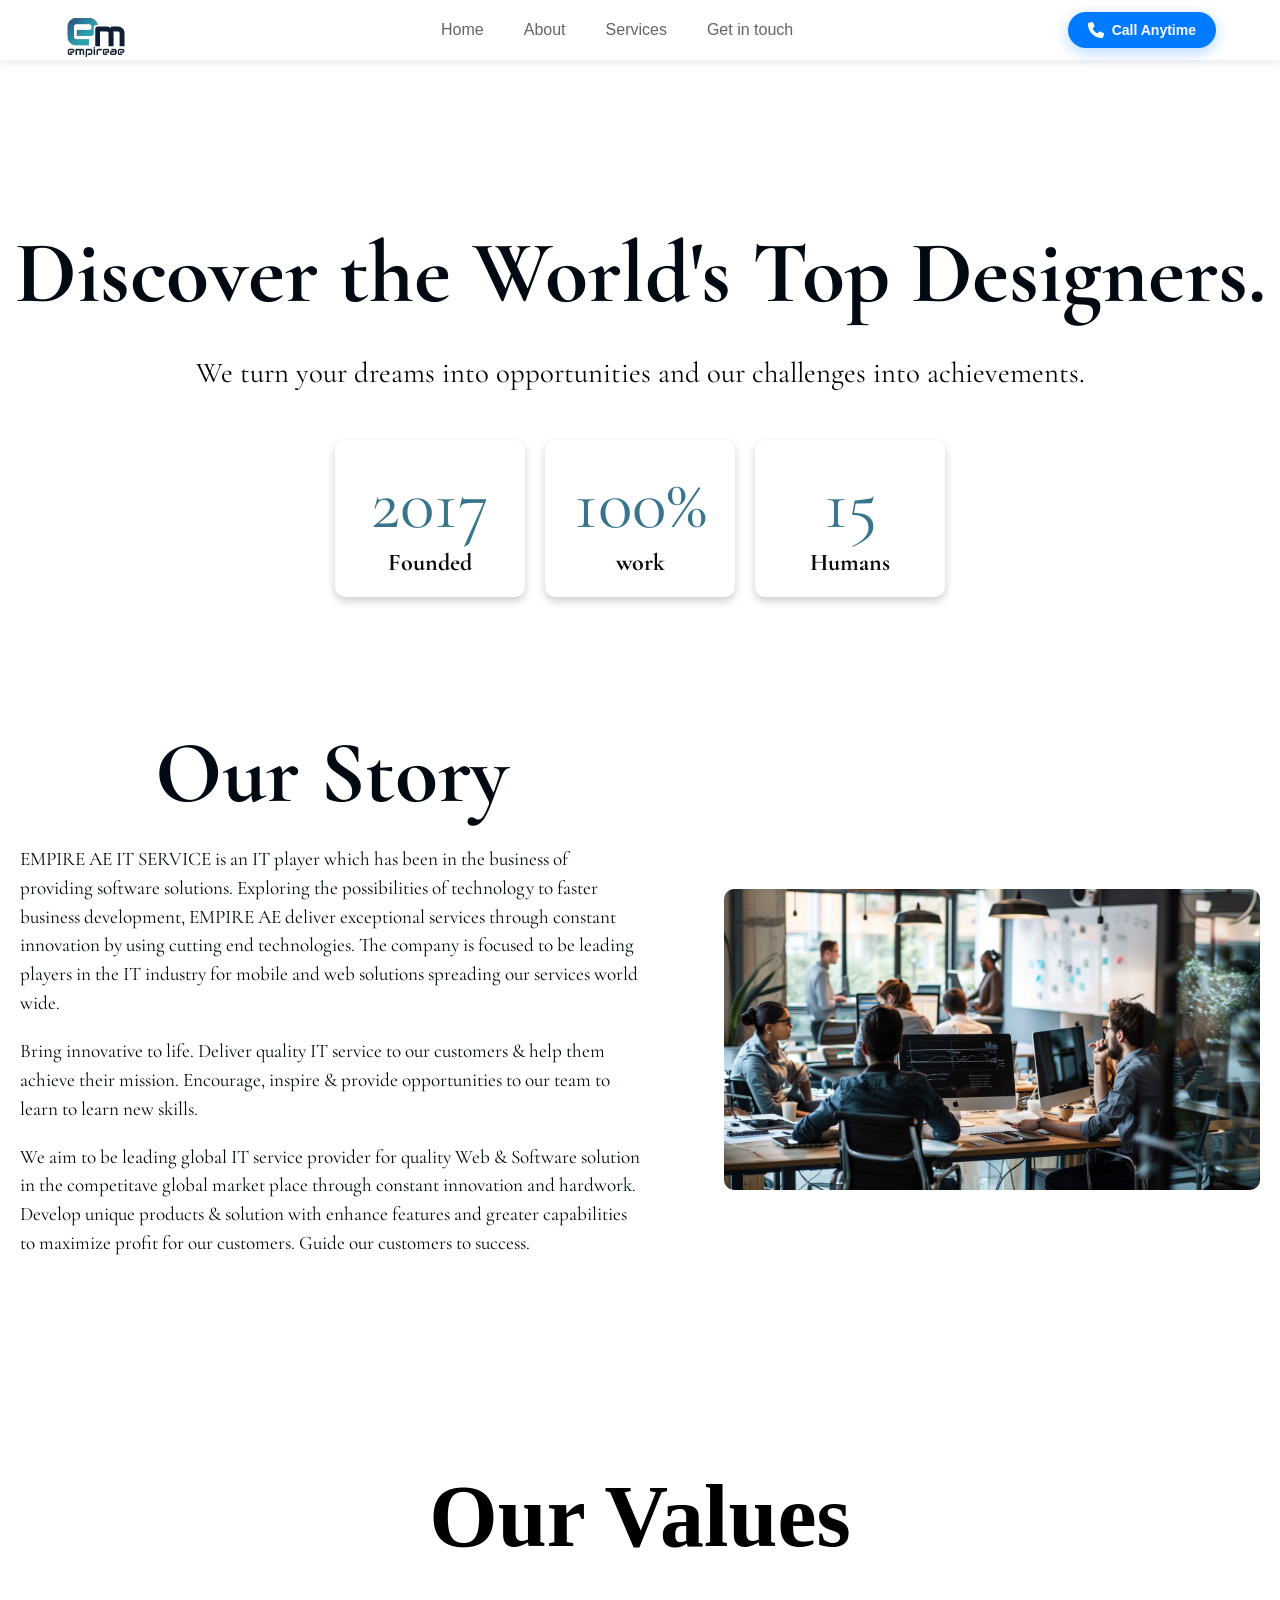
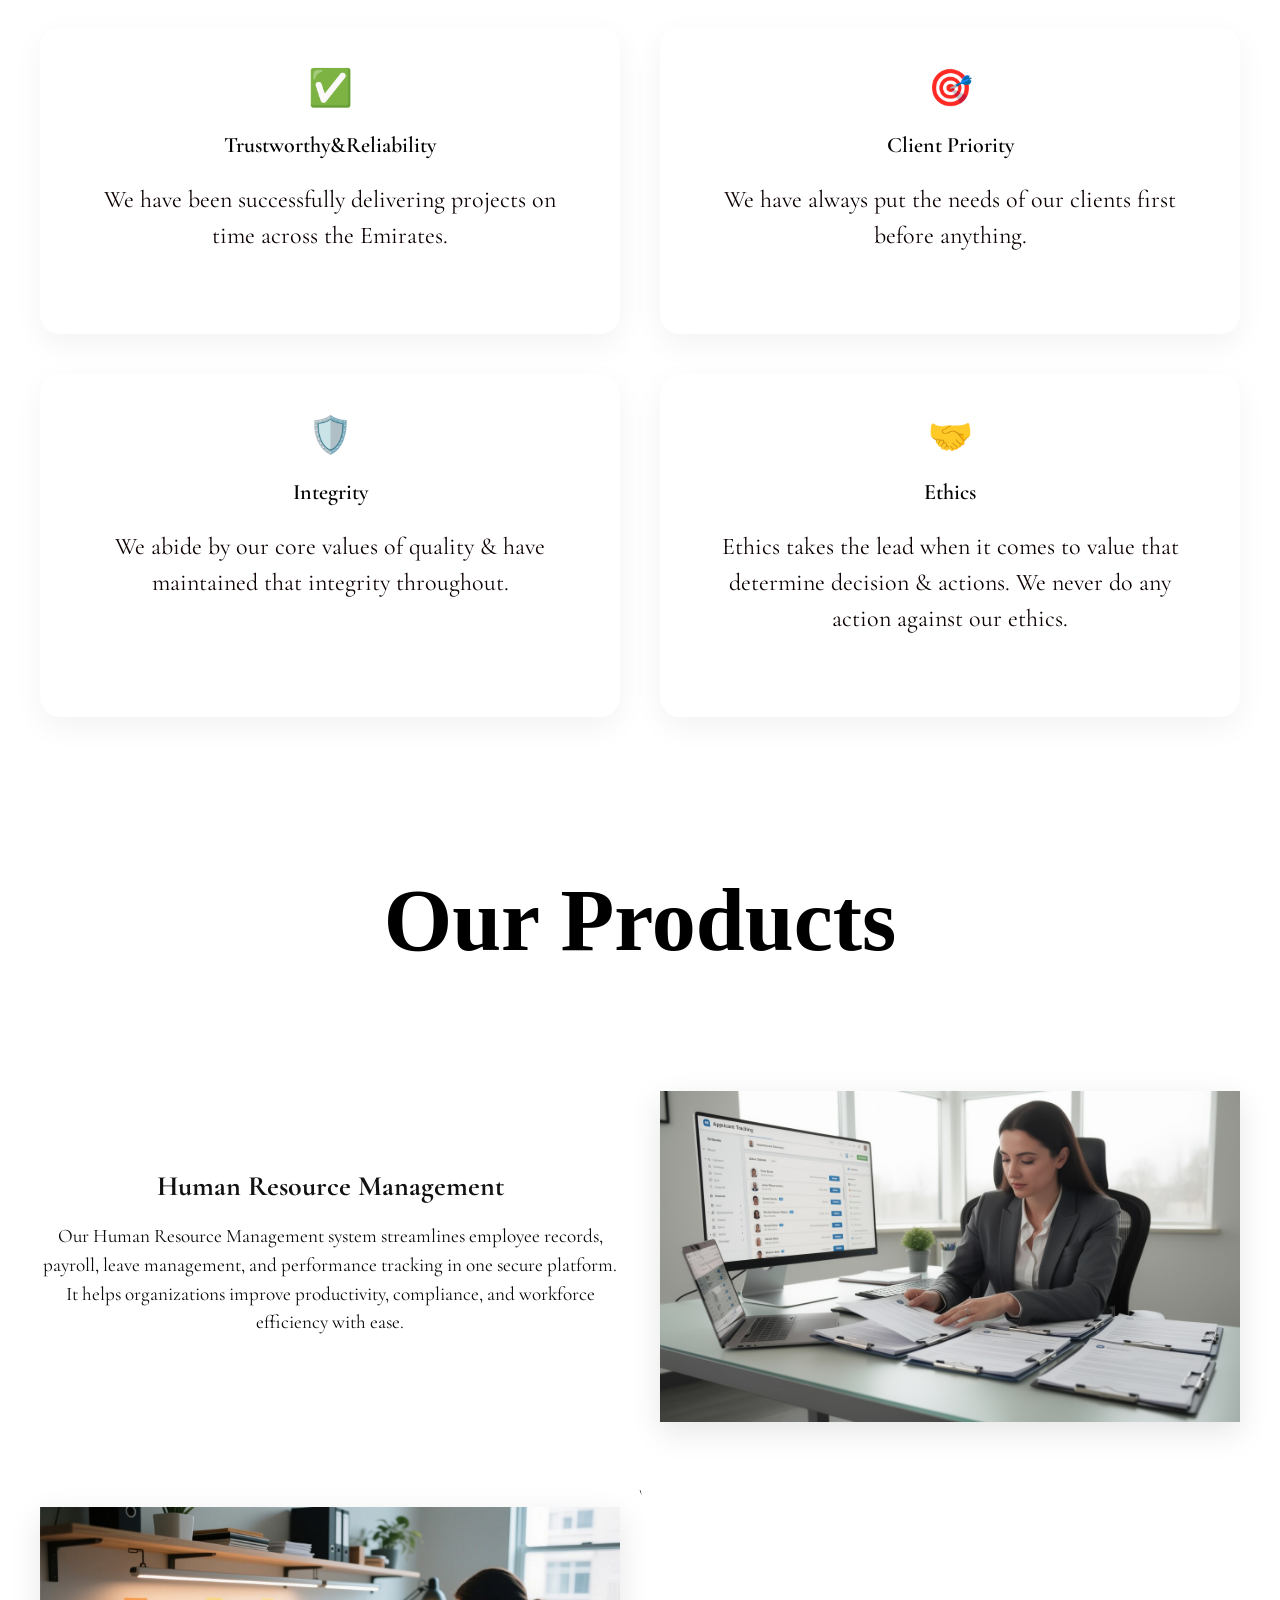
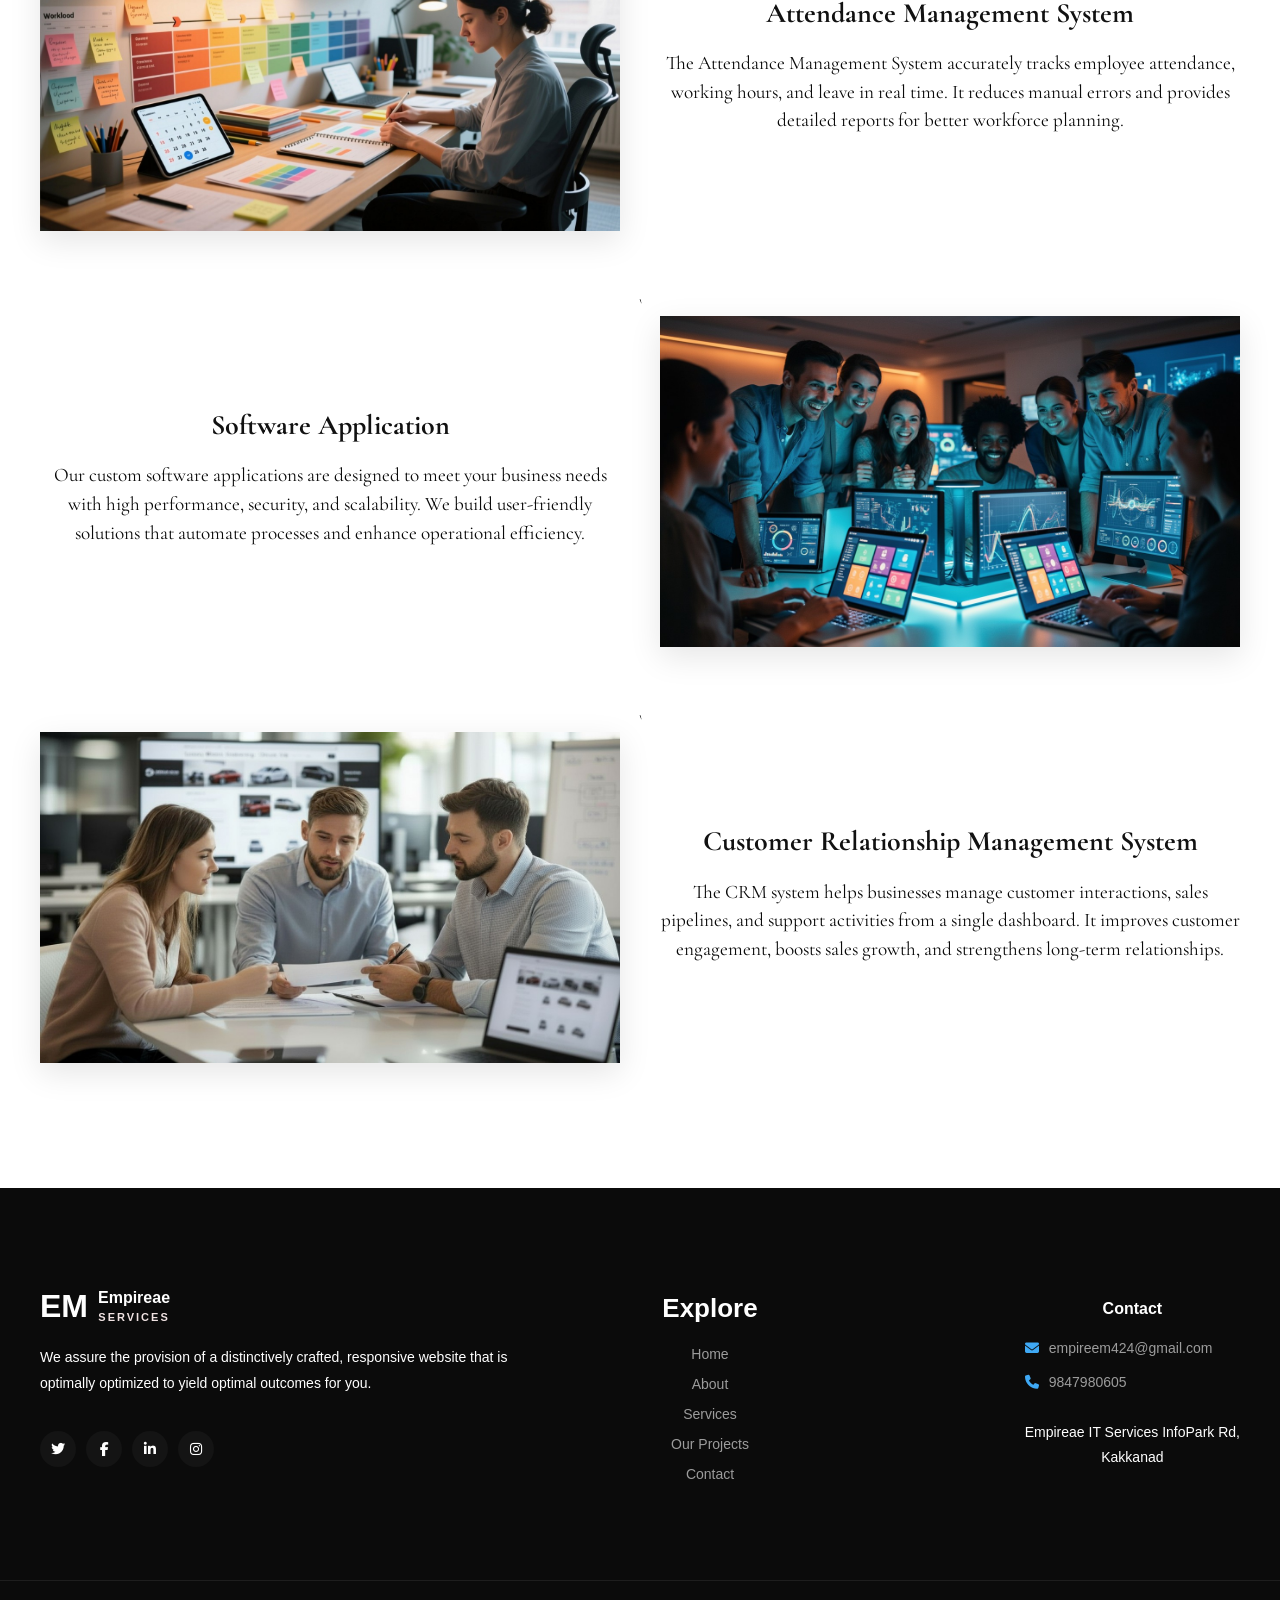
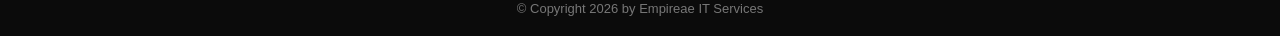
<file: about.html>
<!DOCTYPE html>
<html lang="en">

<head>
  <meta charset="UTF-8">
  <meta name="viewport" content="width=device-width, initial-scale=1.0">
  <title>Company Overview</title>
  <link
    href="https://fonts.googleapis.com/css2?family=Cormorant+Garamond:wght@600;700&family=Montserrat:wght@400;500&display=swap"
    rel="stylesheet">
    <link rel="stylesheet" href="https://cdnjs.cloudflare.com/ajax/libs/font-awesome/6.5.0/css/all.min.css">

  <link rel="stylesheet" href="style/about.css">
</head>

<body>

 <nav class="navbar" style="width:90%;font-family: Arial, sans-serif;">
    <a href="#" class="logo">
      <img src="images/OIP-removebg-preview.png" alt="Empire AE Logo">
    </a>

    <ul class="nav-links">
      <li><a href="index.html">Home</a></li>
      <li><a href="about.html">About</a></li>
      <li><a href="services.html">Services</a></li>
      <li><a href="contact.html">Get in touch</a></li>
    </ul>

    <a href="tel:+9198479 80605" class="call-btn">
      <i class="fa-solid fa-phone"></i>
      Call Anytime
    </a>
  </nav>


  <section class="main">
    <h1>Discover the World's Top Designers.</h1>
    <p>We turn your dreams into opportunities and our challenges into achievements.</p>

    <div class="stats">
      <div class="card">
        <div class="number">2017</div>
        <div class="label">Founded</div>
      </div>
      <div class="card">
        <div class="number">100%</div>
        <div class="label">work</div>
      </div>
      <div class="card">
        <div class="number">15</div>
        <div class="label">Humans</div>
      </div>
    </div>
  </section>
  <section class="about-hero">
    <div class="container">
      <div class="left-content">
        <div class="logo-small"></div>
        <h1 class="about-title">Our Story</h1>

        <p class="about-desc">
          EMPIRE AE IT SERVICE is an IT player which has been in the business of providing software solutions.
          Exploring the possibilities of technology to faster business development,
          EMPIRE AE deliver exceptional services through constant innovation by using cutting end technologies.
          The company is focused to be leading players in the IT industry for mobile and web solutions spreading our
          services world wide.
        </p>
        <p class="about-d">
          Bring innovative to life. Deliver quality IT service to our customers & help them achieve their mission.
          Encourage, inspire & provide opportunities to our team to learn to learn new skills.
        </p>
        <p class="about-e">
          We aim to be leading global IT service provider for quality Web & Software solution in the competitave global
          market place through constant innovation and hardwork. Develop unique products & solution with enhance
          features and greater capabilities to maximize profit for our customers. Guide our customers to success.
        </p>
      </div>
      <div class="right-image">
        <img src="images\StockCake-Busy_Office_Scene-777383-standard.jpg" alt="Office Team" class="hero-image">
      </div>
    </div>
  </section>
  <section class="values-section">
    <h2 class="section-title">Our Values</h2>

    <div class="values-grid">

      <div class="value-card">
        <div class="icon">✅</div>
        <h3>Trustworthy&Reliability</h3>
        <p>
          We have been successfully delivering projects on time across the Emirates.
        </p>
      </div>

      <div class="value-card">
        <div class="icon">🎯</div>
        <h3>Client Priority</h3>
        <p>
          We have always put the needs of our clients first before anything.
        </p>
      </div>

      <div class="value-card">
        <div class="icon">🛡️ </div>
        <h3>Integrity</h3>
        <p>
          We abide by our core values of quality & have maintained that integrity throughout.
        </p>
      </div>

      <div class="value-card">
        <div class="icon">🤝 </div>
        <h3>Ethics</h3>
        <p>
          Ethics takes the lead when it comes to value that determine decision & actions. We never do any action against
          our ethics.
        </p>
      </div>

    </div>
  </section>
  <section>
    <h2 class="section-title">Our Products</h2>
    <section class="zigzag-section">

      <!-- Row 1 -->
      <div class="zigzag-row">
        <div class="zigzag-text">
          <h3>Human Resource Management</h3>
          <p>
            Our Human Resource Management system streamlines employee records, payroll, leave management, and
            performance tracking in one secure platform. It helps organizations improve productivity, compliance, and
            workforce efficiency with ease.
          </p>
        </div>
        <div class="zigzag-image">
          <img src="images\image copy 3.png">
        </div>
      </div>

      <!-- Row 2 -->`
      <div class="zigzag-row reverse">
        <div class="zigzag-text">
          <h3>Attendance Management System</h3>
          <p>
            The Attendance Management System accurately tracks employee attendance, working hours, and leave in real
            time. It reduces manual errors and provides detailed reports for better workforce planning.
          </p>
        </div>
        <div class="zigzag-image">
          <img src="images\image copy 2.png" alt="Employee Growth">
        </div>
      </div>

      <!-- Row 3 -->`
      <div class="zigzag-row">
        <div class="zigzag-text">
          <h3>Software Application</h3>
          <p>
            Our custom software applications are designed to meet your business needs with high performance, security,
            and scalability. We build user-friendly solutions that automate processes and enhance operational
            efficiency.

          </p>
        </div>
        <div class="zigzag-image">
          <img src="images\image copy.png">
        </div>
      </div>

      <!-- Row 4 -->`
      <div class="zigzag-row reverse">
        <div class="zigzag-text">
          <h3>Customer Relationship Management System</h3>
          <p>
            The CRM system helps businesses manage customer interactions, sales pipelines, and support activities from a
            single dashboard. It improves customer engagement, boosts sales growth, and strengthens long-term
            relationships.
          </p>
        </div>
        <div class="zigzag-image">
          <img src="images\image.png" alt="Employee Growth">
        </div>
      </div>

    </section>
  </section>



  <footer style="background:#0b0b0b;color:#9c9c9c;font-family:Poppins,sans-serif;">

  <div style="
    max-width:1200px;
    margin:auto;
    padding:70px 20px;
    display:grid;
    grid-template-columns:2.5fr 1.2fr 1.8fr; /* Only 3 columns needed */
    gap:50px;
  ">

    <!-- LEFT: Logo + description + social -->
    <div>
      <div style="display:flex;align-items:center;gap:10px;margin-bottom:20px;margin-top: 30px;">
        <span style="font-size:32px;font-weight:700;color:#fff;">EM</span>
        <span style="color:#fff;font-weight:600;line-height:1.1;">
          Empireae<br>
          <small style="font-size:11px;letter-spacing:2px;color:#f0e2e2;">SERVICES</small>
        </span>
      </div>

      <p style="font-size:14px;line-height:1.8;margin-bottom:35px;color: white; text-align: left;">
        We assure the provision of a distinctively crafted, responsive website
        that is optimally optimized to yield optimal outcomes for you.
      </p>

      <div style="display:flex; gap:10px;">
        <a style="width:36px;height:36px;display:flex;align-items:center;justify-content:center;background:#141414;border-radius:50%;color:#fff;font-size:14px;">
          <i class="fab fa-twitter"></i>
        </a>
        <a style="width:36px;height:36px;display:flex;align-items:center;justify-content:center;background:#141414;border-radius:50%;color:#fff;font-size:14px;">
          <i class="fab fa-facebook-f"></i>
        </a>
        <a style="width:36px;height:36px;display:flex;align-items:center;justify-content:center;background:#141414;border-radius:50%;color:#fff;font-size:14px;">
          <i class="fab fa-linkedin-in"></i>
        </a>
        <a style="width:36px;height:36px;display:flex;align-items:center;justify-content:center;background:#141414;border-radius:50%;color:#fff;font-size:14px;">
          <i class="fab fa-instagram"></i>
        </a>
      </div>
    </div>

    <!-- MIDDLE: Explore -->
    <div>
      <h4 style="color:#fff;margin-bottom:22px;font-size:26px;">Explore</h4>
      <ul style="list-style:none;padding:0;">
        <li style="margin-bottom:14px;font-size:14px;">Home</li>
        <li style="margin-bottom:14px;font-size:14px;">About</li>
        <li style="margin-bottom:14px;font-size:14px;">Services</li>
        <li style="margin-bottom:14px;font-size:14px;">Our Projects</li>
        <li style="margin-bottom:14px;font-size:14px;">Contact</li>
      </ul>
    </div>

    <!-- RIGHT: Contact -->
    <div style="justify-self:end; margin-top: 20px;"> <!-- This moves the Contact section fully to the right -->
      <h4 style="color:#fff;margin-bottom:22px;font-size:16px;">Contact</h4>

      <div style="margin-top:18px;font-size:14px;display:flex;align-items:center;gap:10px;">
        <i class="fas fa-envelope" style="color:#3fa9f5;"></i>
        empireem424@gmail.com
      </div>

      <div style="margin-top:18px;font-size:14px;display:flex;align-items:center;gap:10px;  margin-bottom: 30px;">
        <i class="fas fa-phone" style="color:#3fa9f5;"></i>
        9847980605
      </div>
      <p style="font-size:14px;line-height:1.8;color: white;">
        Empireae IT Services InfoPark Rd,<br> Kakkanad
      </p>
    </div>

  </div>

  <div style="
    border-top:1px solid rgba(255,255,255,0.08);
    text-align:center;
    padding:20px;
    font-size:13px;
    color:#777;
  ">
    © Copyright 2026 by Empireae IT Services
  </div>

</footer>



</body>

</html>
</file>
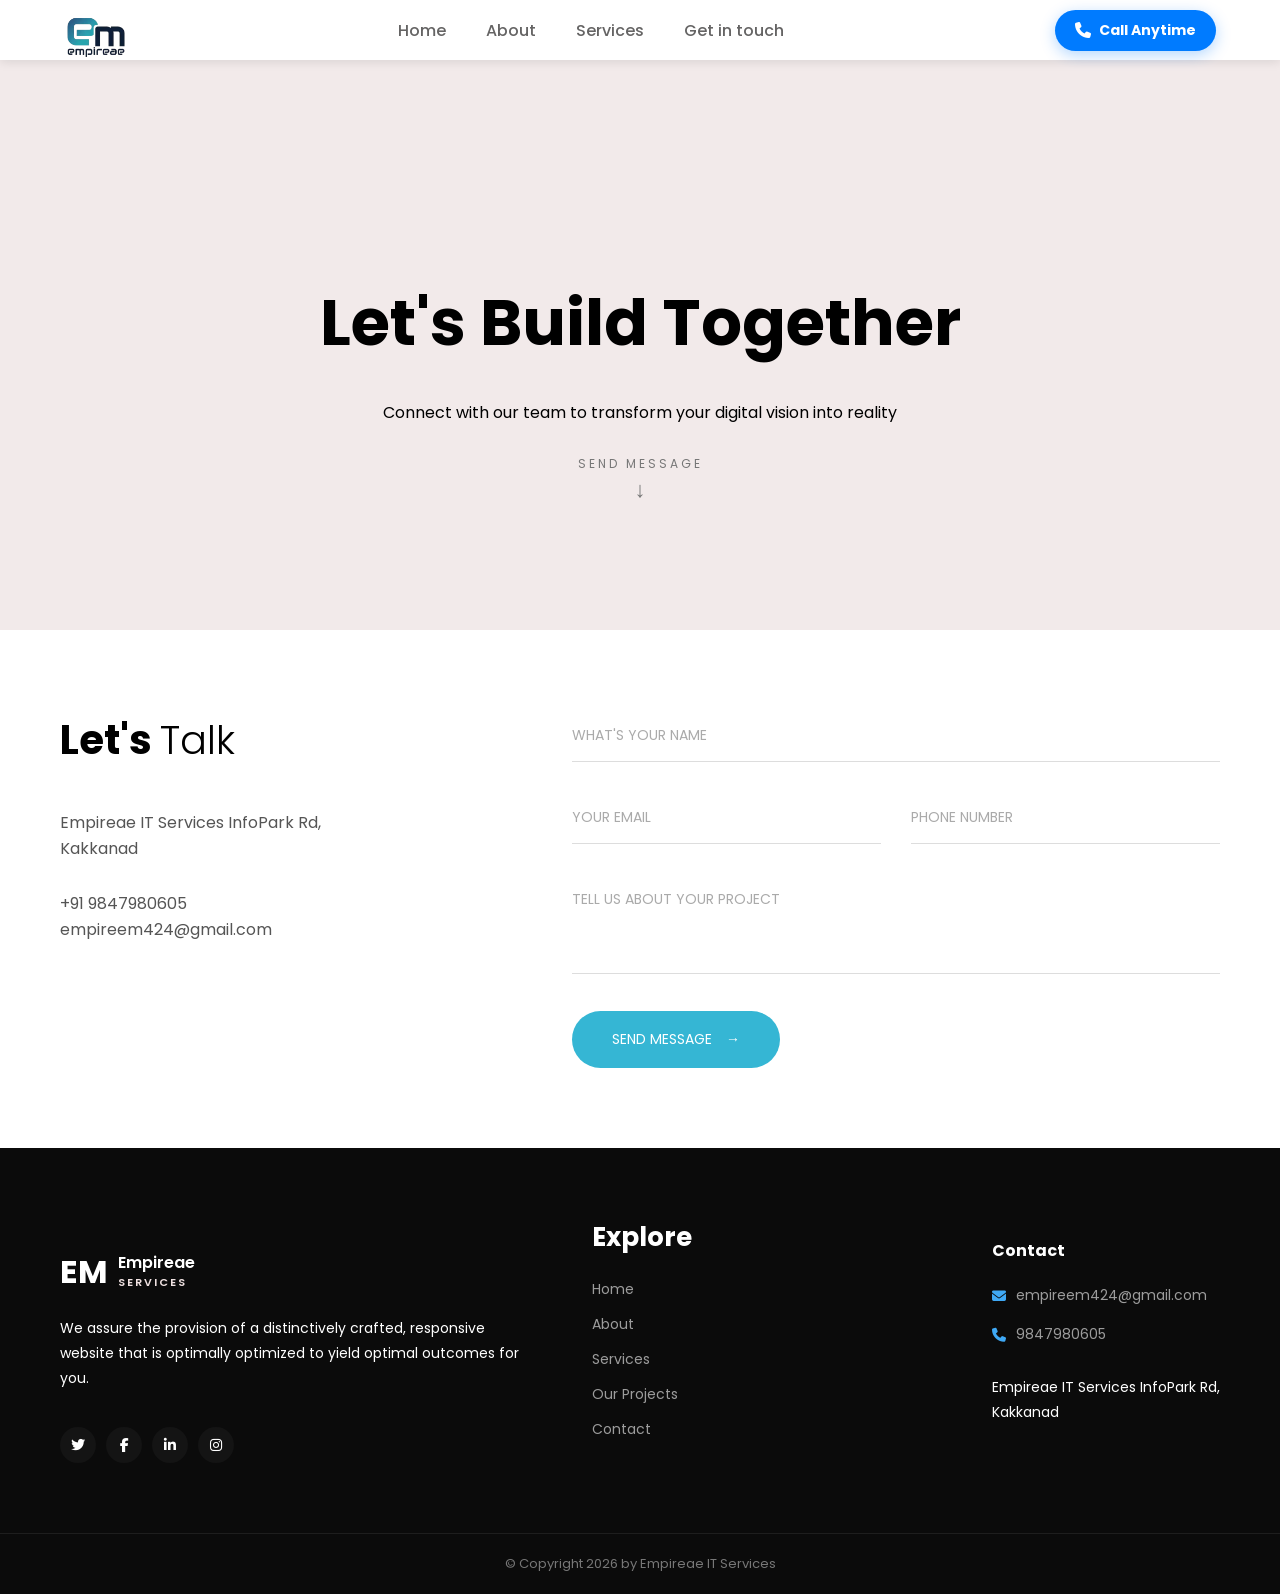
<file: contact.html>
<!DOCTYPE html>
<html lang="en">

<head>
    <meta charset="UTF-8">
    <meta name="viewport" content="width=device-width, initial-scale=1.0">
    <title>Contact Us</title>

    <link rel="stylesheet" href="style/contact.css" />
    <link href="https://fonts.googleapis.com/css2?family=Poppins:wght@300;400;500;600&display=swap" rel="stylesheet">
    <link rel="stylesheet" href="https://cdnjs.cloudflare.com/ajax/libs/font-awesome/6.5.0/css/all.min.css">
    <link rel="stylesheet" href="https://cdnjs.cloudflare.com/ajax/libs/font-awesome/6.5.2/css/all.min.css">
</head>

<body>
  <nav class="navbar">
    <a href="#" class="logo">
      <img src="images/OIP-removebg-preview.png" alt="Empire AE Logo">
    </a>

    <ul class="nav-links">
      <li><a href="index.html">Home</a></li>
      <li><a href="about.html">About</a></li>
      <li><a href="services.html">Services</a></li>
      <li><a href="contact.html">Get in touch</a></li>
    </ul>

    <a href="tel:+9198479 80605" class="call-btn">
      <i class="fa-solid fa-phone"></i>
      Call Anytime
    </a>
  </nav>



    <!-- Hero Section -->
    <section class="hero">
        <h1>Let's Build Together</h1>
        <p>Connect with our team to transform your digital vision into reality</p>
        <p class="scroll-text">SEND MESSAGE</p>
        <div class="arrow">↓</div>
    </section>

    <!-- Contact Section -->
    <section class="contact">
        <div class="contact-left">
            <h2>Let's <span>Talk</span></h2>

            <div class="info">
                <p>
                    Empireae IT Services InfoPark Rd,<br> Kakkanad
                    
                </p>
            </div>

            <div class="info">
                <p>+91 9847980605</p>
                <p>empireem424@gmail.com</p>
            </div>

            <div class="social">
                <span></span>
                <span></span>
                <span></span>
                <span></span>
            </div>
        </div>

        <div class="contact-right">
            <form>
                <input type="text" placeholder="WHAT'S YOUR NAME" required>
                <div class="row">
                    <input type="email" placeholder="YOUR EMAIL" required>
                    <input type="tel" placeholder="PHONE NUMBER">
                </div>
                <textarea placeholder="TELL US ABOUT YOUR PROJECT"></textarea>
                <button type="submit">
                    SEND MESSAGE <span>→</span>
                </button>
            </form>
        </div>
    </section>
   <footer style="background:#0b0b0b;color:#9c9c9c;font-family:Poppins,sans-serif;">

  <div style="
    max-width:1200px;
    margin:auto;
    padding:70px 20px;
    display:grid;
    grid-template-columns:2.5fr 1.2fr 1.8fr; /* Only 3 columns needed */
    gap:50px;
  ">

    <!-- LEFT: Logo + description + social -->
    <div>
      <div style="display:flex;align-items:center;gap:10px;margin-bottom:20px;margin-top: 30px;">
        <span style="font-size:32px;font-weight:700;color:#fff;">EM</span>
        <span style="color:#fff;font-weight:600;line-height:1.1;">
          Empireae<br>
          <small style="font-size:11px;letter-spacing:2px;color:#f0e2e2;">SERVICES</small>
        </span>
      </div>

      <p style="font-size:14px;line-height:1.8;margin-bottom:35px;color: white; text-align: left;">
        We assure the provision of a distinctively crafted, responsive website
        that is optimally optimized to yield optimal outcomes for you.
      </p>

      <div style="display:flex; gap:10px;">
        <a style="width:36px;height:36px;display:flex;align-items:center;justify-content:center;background:#141414;border-radius:50%;color:#fff;font-size:14px;">
          <i class="fab fa-twitter"></i>
        </a>
        <a style="width:36px;height:36px;display:flex;align-items:center;justify-content:center;background:#141414;border-radius:50%;color:#fff;font-size:14px;">
          <i class="fab fa-facebook-f"></i>
        </a>
        <a style="width:36px;height:36px;display:flex;align-items:center;justify-content:center;background:#141414;border-radius:50%;color:#fff;font-size:14px;">
          <i class="fab fa-linkedin-in"></i>
        </a>
        <a style="width:36px;height:36px;display:flex;align-items:center;justify-content:center;background:#141414;border-radius:50%;color:#fff;font-size:14px;">
          <i class="fab fa-instagram"></i>
        </a>
      </div>
    </div>

    <!-- MIDDLE: Explore -->
    <div>
      <h4 style="color:#fff;margin-bottom:22px;font-size:26px;">Explore</h4>
      <ul style="list-style:none;padding:0;">
        <li style="margin-bottom:14px;font-size:14px;">Home</li>
        <li style="margin-bottom:14px;font-size:14px;">About</li>
        <li style="margin-bottom:14px;font-size:14px;">Services</li>
        <li style="margin-bottom:14px;font-size:14px;">Our Projects</li>
        <li style="margin-bottom:14px;font-size:14px;">Contact</li>
      </ul>
    </div>

    <!-- RIGHT: Contact -->
    <div style="justify-self:end; margin-top: 20px;"> <!-- This moves the Contact section fully to the right -->
      <h4 style="color:#fff;margin-bottom:22px;font-size:16px;">Contact</h4>

      <div style="margin-top:18px;font-size:14px;display:flex;align-items:center;gap:10px;">
        <i class="fas fa-envelope" style="color:#3fa9f5;"></i>
        empireem424@gmail.com
      </div>

      <div style="margin-top:18px;font-size:14px;display:flex;align-items:center;gap:10px;  margin-bottom: 30px;">
        <i class="fas fa-phone" style="color:#3fa9f5;"></i>
        9847980605
      </div>
      <p style="font-size:14px;line-height:1.8;color: white;">
        Empireae IT Services InfoPark Rd,<br> Kakkanad
      </p>
    </div>

  </div>

  <div style="
    border-top:1px solid rgba(255,255,255,0.08);
    text-align:center;
    padding:20px;
    font-size:13px;
    color:#777;
  ">
    © Copyright 2026 by Empireae IT Services
  </div>

</footer>

  

    <!-- Mobile Menu Script -->
    <script>
        const menuOpen = document.getElementById("menuOpen");
        const menuClose = document.getElementById("menuClose");
        const navMenu = document.getElementById("navMenu");

        menuOpen.addEventListener("click", () => {
            navMenu.classList.add("open");
        });

        menuClose.addEventListener("click", () => {
            navMenu.classList.remove("open");
        });

    </script>

</body>

</html>
</file>
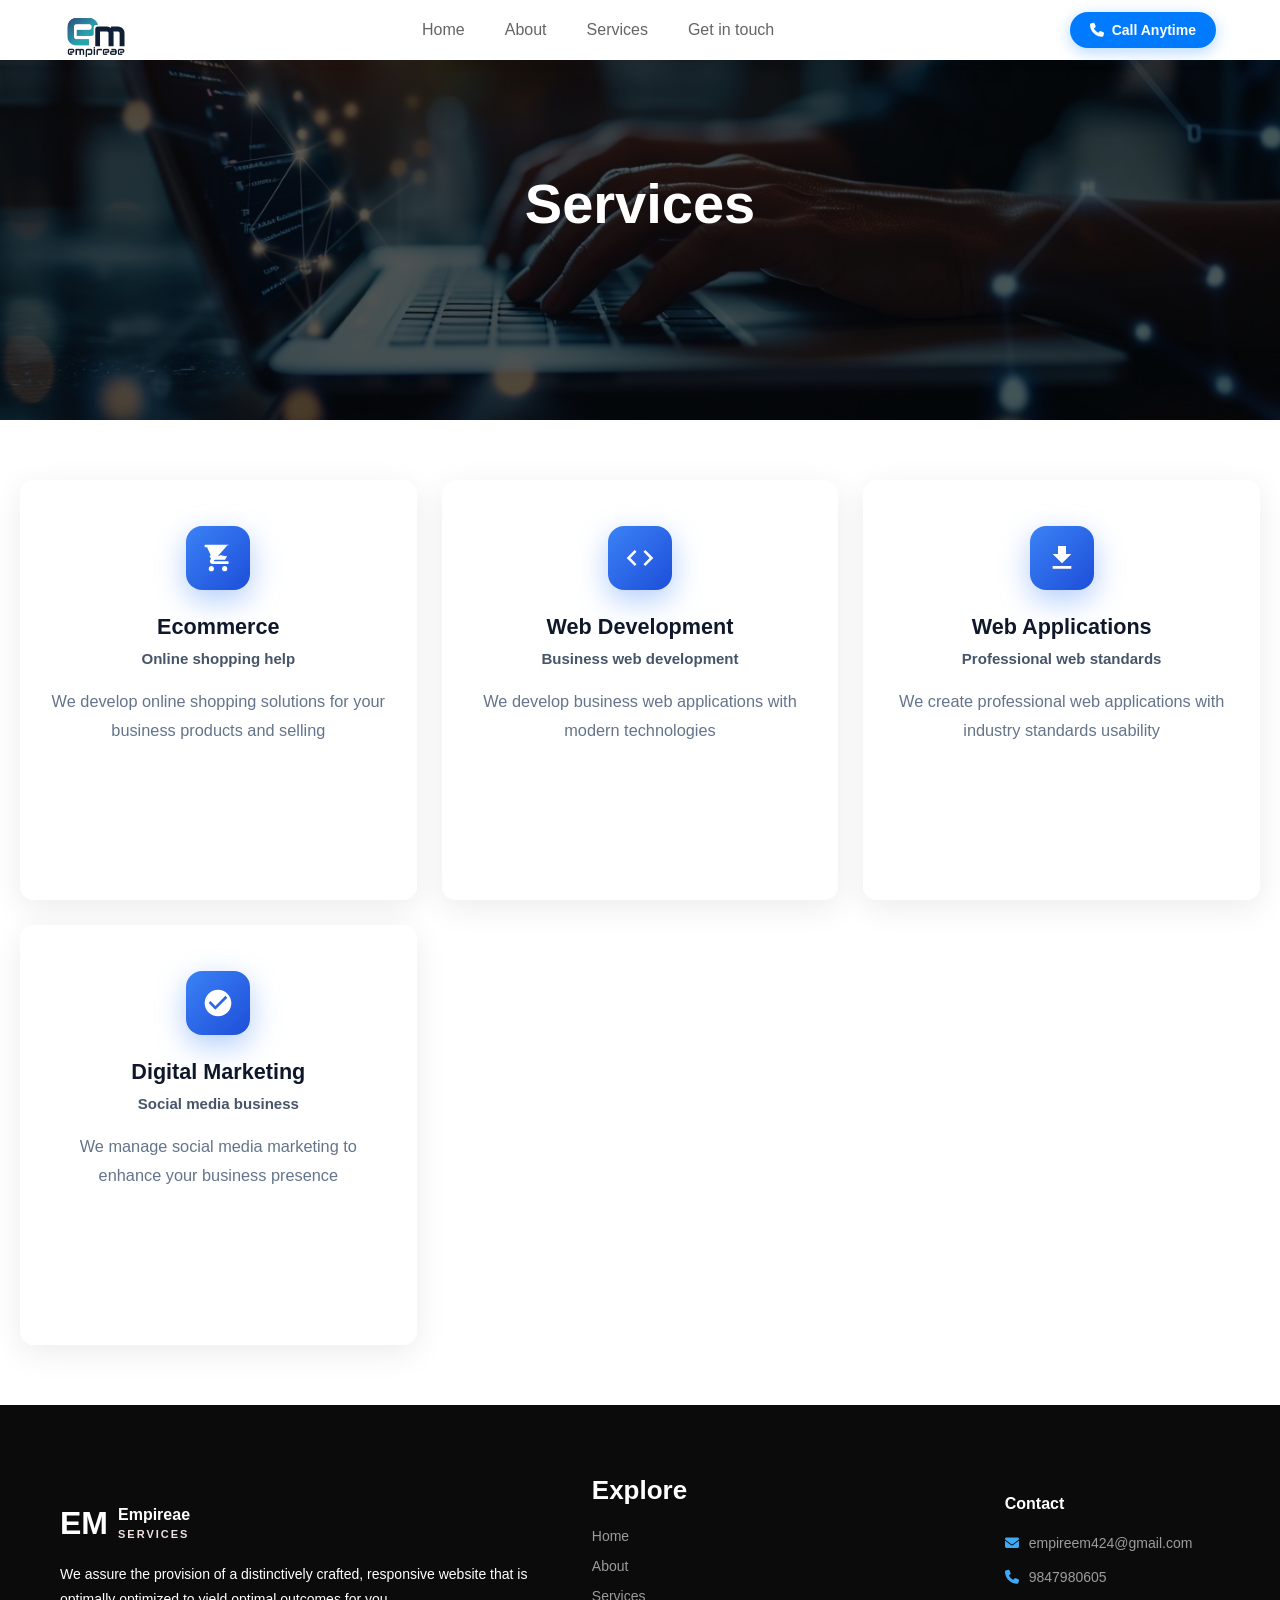
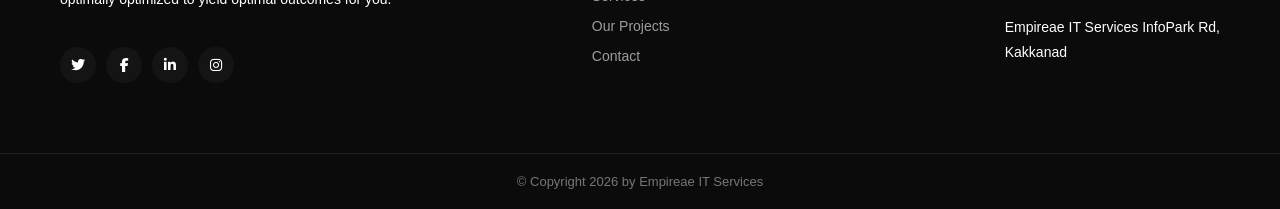
<file: services.html>
<!DOCTYPE html>
<html lang="en">

<head>
    <meta charset="UTF-8">
    <meta name="viewport" content="width=device-width, initial-scale=1.0">
    <title>Services Cards</title>
    <link rel="stylesheet" href="style/services.css">
    <link rel="stylesheet" href="https://cdnjs.cloudflare.com/ajax/libs/font-awesome/6.5.0/css/all.min.css">
</head>

<body>
    <nav class="navbar">
        <a href="#" class="logo">
            <img src="images\OIP-removebg-preview.png" alt="Empire AE Logo">
        </a>

        <ul class="nav-links">
            <li><a href="index.html">Home</a></li>
            <li><a href="about.html">About</a></li>
            <li><a href="#">Services</a></li>
            <li><a href="contact.html">Get in touch</a></li>
        </ul>

        <a href="tel:+9198479 80605" class="call-btn">
            <i class="fa-solid fa-phone"></i>
            Call Anytime
        </a>
    </nav>
    <section class="services-hero">
        <div class="overlay"></div>

        <div class="hero-content">

            <h1>Services</h1>
            <p>
            </p>
        </div>
    </section>
    <div class="services-grid">
        <div class="service-card">

            <div class="service-icon">
                <svg viewBox="0 0 24 24">
                    <path
                        d="M7 18c-1.1 0-1.99.9-1.99 2S5.9 22 7 22s2-.9 2-2-.9-2-2-2zM17 18c-1.1 0-1.99.9-1.99 2s.89 2 1.99 2 2-.9 2-2-.9-2-2-2zM2 2v2h1.8l3.5 7.6-1.3 2.3c-.1.2-.1.4-.1.6 0 1.1.9 2 2 2h12v-2H8.7l.3-.6 10.1-11.4H20V2H2zm13.7 8.3L14 9.7l-1.7.9V9H9v.9l-1.7-.9-1.7 1.6 1.5 2.7h10.2l1.5-2.7z" />
                </svg>
            </div>
            <h3>Ecommerce</h3>
            <div class="service-subtitle">Online shopping help</div>
            <p class="service-desc">We develop online shopping solutions for your business products and selling</p>
        </div>

        <div class="service-card">

            <div class="service-icon">
                <svg viewBox="0 0 24 24">
                    <path
                        d="M9.4 16.6L4.8 12l4.6-4.6L8 6l-6 6 6 6 1.4-1.4zm5.2 0L19.2 12l-4.6-4.6L16 6l6 6-6 6-1.4-1.4z" />
                </svg>
            </div>
            <h3>Web Development</h3>
            <div class="service-subtitle">Business web development</div>
            <p class="service-desc">We develop business web applications with modern technologies</p>
        </div>

        <div class="service-card">

            <div class="service-icon">
                <svg viewBox="0 0 24 24">
                    <path d="M19 9h-4V3H9v6H5l7 7 7-7zM5 18v2h14v-2H5z" />
                </svg>
            </div>
            <h3>Web Applications</h3>
            <div class="service-subtitle">Professional web standards</div>
            <p class="service-desc">We create professional web applications with industry standards usability</p>
        </div>

        <div class="service-card">

            <div class="service-icon">
                <svg viewBox="0 0 24 24">
                    <path
                        d="M12 2C6.48 2 2 6.48 2 12s4.48 10 10 10 10-4.48 10-10S17.52 2 12 2zm-2 15l-5-5 1.41-1.41L10 14.17l7.59-7.59L19 8l-9 9z" />
                </svg>
            </div>
            <h3>Digital Marketing</h3>
            <div class="service-subtitle">Social media business</div>
            <p class="service-desc">We manage social media marketing to enhance your business presence</p>
        </div>
    </div>
<footer style="background:#0b0b0b;color:#9c9c9c;font-family:Poppins,sans-serif;">

  <div style="
    max-width:1200px;
    margin:auto;
    padding:70px 20px;
    display:grid;
    grid-template-columns:2.5fr 1.2fr 1.8fr; /* Only 3 columns needed */
    gap:50px;
  ">

    <!-- LEFT: Logo + description + social -->
    <div>
      <div style="display:flex;align-items:center;gap:10px;margin-bottom:20px;margin-top: 30px;">
        <span style="font-size:32px;font-weight:700;color:#fff;">EM</span>
        <span style="color:#fff;font-weight:600;line-height:1.1;">
          Empireae<br>
          <small style="font-size:11px;letter-spacing:2px;color:#f0e2e2;">SERVICES</small>
        </span>
      </div>

      <p style="font-size:14px;line-height:1.8;margin-bottom:35px;color: white; text-align: left;">
        We assure the provision of a distinctively crafted, responsive website
        that is optimally optimized to yield optimal outcomes for you.
      </p>

      <div style="display:flex; gap:10px;">
        <a style="width:36px;height:36px;display:flex;align-items:center;justify-content:center;background:#141414;border-radius:50%;color:#fff;font-size:14px;">
          <i class="fab fa-twitter"></i>
        </a>
        <a style="width:36px;height:36px;display:flex;align-items:center;justify-content:center;background:#141414;border-radius:50%;color:#fff;font-size:14px;">
          <i class="fab fa-facebook-f"></i>
        </a>
        <a style="width:36px;height:36px;display:flex;align-items:center;justify-content:center;background:#141414;border-radius:50%;color:#fff;font-size:14px;">
          <i class="fab fa-linkedin-in"></i>
        </a>
        <a style="width:36px;height:36px;display:flex;align-items:center;justify-content:center;background:#141414;border-radius:50%;color:#fff;font-size:14px;">
          <i class="fab fa-instagram"></i>
        </a>
      </div>
    </div>

    <!-- MIDDLE: Explore -->
    <div>
      <h4 style="color:#fff;margin-bottom:22px;font-size:26px;">Explore</h4>
      <ul style="list-style:none;padding:0;">
        <li style="margin-bottom:14px;font-size:14px;">Home</li>
        <li style="margin-bottom:14px;font-size:14px;">About</li>
        <li style="margin-bottom:14px;font-size:14px;">Services</li>
        <li style="margin-bottom:14px;font-size:14px;">Our Projects</li>
        <li style="margin-bottom:14px;font-size:14px;">Contact</li>
      </ul>
    </div>

    <!-- RIGHT: Contact -->
    <div style="justify-self:end; margin-top: 20px;"> <!-- This moves the Contact section fully to the right -->
      <h4 style="color:#fff;margin-bottom:22px;font-size:16px;">Contact</h4>

      <div style="margin-top:18px;font-size:14px;display:flex;align-items:center;gap:10px;">
        <i class="fas fa-envelope" style="color:#3fa9f5;"></i>
        empireem424@gmail.com
      </div>

      <div style="margin-top:18px;font-size:14px;display:flex;align-items:center;gap:10px;  margin-bottom: 30px;">
        <i class="fas fa-phone" style="color:#3fa9f5;"></i>
        9847980605
      </div>
      <p style="font-size:14px;line-height:1.8;color: white;">
        Empireae IT Services InfoPark Rd,<br> Kakkanad
      </p>
    </div>

  </div>

  <div style="
    border-top:1px solid rgba(255,255,255,0.08);
    text-align:center;
    padding:20px;
    font-size:13px;
    color:#777;
  ">
    © Copyright 2026 by Empireae IT Services
  </div>

</footer>


</body>

</html>
</file>
<file: style/about.css>
body {
  font-family: 'Cormorant Garamond', serif;
  background-color: #f8f9fa;
  margin: 0;
  padding: 20px;
  text-align: center;
}


.logo img {
  height: 60px;
  display: block;
  margin-top: 15px;
}

.navbar {
  position: fixed;
  top: 0;
  left: 0;
  width: 100%;
  background: white;
  padding: 0 5%;
  display: flex;
  justify-content: space-between;
  align-items: center;
  height: 60px;
  z-index: 1000;
  box-shadow: 0 2px 10px rgba(0, 0, 0, 0.1);
}

.logo {
  font-size: 24px;
  font-weight: bold;
  color: white;
  text-decoration: none;
  background: linear-gradient(45deg, white, #e0e0e0);
  -webkit-background-clip: text;
  -webkit-text-fill-color: transparent;
  background-clip: text;
}

.nav-links {
  display: flex;
  list-style: none;
  align-items: center;
}

.nav-links a {
  color: rgb(101, 100, 100);
  text-decoration: none;
  padding: 0 20px;
  font-size: 16px;
  font-weight: 500;
  transition: color 0.3s ease;
  position: relative;
}

.nav-links a:hover {
  color: #000000;
}

.nav-links a::after {
  content: '';
  position: absolute;
  width: 0;
  height: 2px;
  bottom: -5px;
  left: 50%;
  background-color: #ffd700;
  transition: all 0.3s ease;
}

.nav-links a:hover::after {
  width: 80%;
  left: 10%;
}

/* Login replace cheythu CALL BUTTON */
.call-btn {
  display: flex;
  align-items: center;
  gap: 8px;
  background: #007bff;
  /* Blue screenshot pole */
  color: white;
  padding: 10px 20px;
  border-radius: 30px;
  font-weight: bold;
  font-size: 14px;
  text-decoration: none;
  transition: all 0.3s ease;
  box-shadow: 0 4px 15px rgba(0, 123, 255, 0.3);
}

.call-btn i {
  font-size: 16px;
}

.call-btn:hover {
  background: #0056b3;
  transform: translateY(-2px);
  box-shadow: 0 6px 20px rgba(0, 123, 255, 0.4);
  color: white;
}

h1 {
  font-size: 5.5em;
  margin-bottom: 10px;
  color: #010912;
  /* Darker color for contrast */
}

p {
  font-size: 1.8em;
  color: #000408;
  margin-bottom: 40px;
  /* Increased margin for spacing */
}

.stats {
  display: flex;
  justify-content: center;
  margin-top: 20px;
  /* Space before stats cards */
}

.card {
  background-color: white;
  border-radius: 10px;
  padding: 20px;
  margin: 10px;
  text-align: center;
  box-shadow: 0 4px 8px rgba(0, 0, 0, 0.2);
  width: 150px;
}

.number {

  font-size: 4.5rem;
  color: #37758c;
  /* Pink color */
}

.label {
  font-size: 1.5em;
  font-weight: bold;
  color: #0a0909;
}


.main {
  margin-top: 220px;
  font-family: 'Cormorant Garamond', serif;
}

body {

  margin: 0;
  padding: 0;
  background-color: #f8f9fa;
}

.about-hero {
  display: flex;
  align-items: center;
  /* Center content vertically */
  padding: 40px 20px;
  /* Spacing around the section */
  justify-content: center;
  /* Centering the content horizontally */
}

.container {
  display: grid;
  grid-template-columns: 1.2fr 1fr;
  align-items: center;
  gap: 60px;
}

.left-content {
  flex: 1;
  /* Take up available space */
  padding-right: 20px;
  /* Spacing between text and image */
}


.about-desc,
.about-d,
.about-e {
  font-size: 1.2em;
  line-height: 1.5;
  /* Improved readability */
  color: #000c0c;
  margin-bottom: 15px;
  /* Margin for spacing between paragraphs */
  text-align: left;
}

.right-image {
  flex: 1;
  /* Take up available space */
  display: flex;
  justify-content: center;
  /* Center the image */
  align-items: center;
  /* Center the image vertically */
}

.hero-image {
  max-width: 100%;
  /* Make sure image is responsive */
  height: auto;
  /* Maintain aspect ratio */
  border-radius: 10px;
  /* Optional: rounded corners for the image */
  margin-top: 160px;
  /* top-lek */

}

body {
  background: #ffffff;
}

.values-section {
  max-width: 1200px;
  margin: auto;
  padding: 80px 20px;
}

.section-title {
  text-align: center;
  font-size: 5.5em;
  font-family: ' Cormorant Garamond', serif;
  font-weight: 550;
  margin-bottom: 60px;
}

.values-grid {
  display: grid;
  grid-template-columns: repeat(2, 1fr);
  gap: 40px;
}

.value-card {
  background: #ffffff;
  padding: 40px;
  border-radius: 20px;
  box-shadow: 0 10px 30px rgba(0, 0, 0, 0.05);
  transition: transform 0.3s ease, box-shadow 0.3s ease;
}

.value-card:hover {
  transform: translateY(-6px);
  box-shadow: 0 20px 50px rgba(0, 0, 0, 0.08);
}

.icon {
  font-size: 36px;
  margin-bottom: 20px;
  color: #ff4f8b;
}

.value-card h3 {
  font-size: 22px;
  font-weight: 600;
  margin-bottom: 15px;
}

.value-card p {
  font-size: 1.5em;
  line-height: 1.5;
  color: #0d0000;
}

/* Responsive */
@media (max-width: 768px) {
  .values-grid {
    grid-template-columns: 1fr;
  }

  .section-title {
    font-size: 32px;
  }
}

.subtitle {
  margin-left: 30px;
  text-align: left;
  color: #010912;
  /* Darker color for contrast */
  font: weight bold;
  font-size: 2.5em;
}

.zigzag-section {
  max-width: 1200px;
  margin: auto;
  padding: 60px 20px;
}

.zigzag-row {
  display: flex;
  align-items: center;
  gap: 40px;
  margin-bottom: 60px;
}

.zigzag-row.reverse {
  flex-direction: row-reverse;
}

.zigzag-text {
  flex: 1;
}

.zigzag-text h3 {
  font-size: 28px;
  margin-bottom: 15px;
  color: #111;
}

.zigzag-text p {
  font-size: 1.2em;
  line-height: 1.5;
  color: #0a0a0a;
}

.zigzag-image {
  flex: 1;
}

.zigzag-image img {
  width: 100%;
  border-radius: 0;
  box-shadow: 0 10px 30px rgba(0, 0, 0, 0.1);
}

/* Responsive */
@media (max-width: 768px) {

  .zigzag-row,
  .zigzag-row.reverse {
    flex-direction: column;
    text-align: center;
  }
}
</file>
<file: style/contact.css>
* {
    margin: 0;
    padding: 0;
    box-sizing: border-box;
    font-family: 'Poppins', sans-serif;
}

body {
    background: #ffffff;
    color: #000;
}
.logo img {
  height: 60px; 
  display: block;
  margin-top: 15px;
}

.navbar {
  position: fixed;
  top: 0;
  left: 0;
  width: 100%;
  background: white;
  padding: 0 5%;
  display: flex;
  justify-content: space-between;
  align-items: center;
  height: 60px;
  z-index: 1000;
  box-shadow: 0 2px 10px rgba(0, 0, 0, 0.1);
}

.logo {
  font-size: 24px;
  font-weight: bold;
  color: white;
  text-decoration: none;
  background: linear-gradient(45deg, white, #e0e0e0);
  -webkit-background-clip: text;
  -webkit-text-fill-color: transparent;
  background-clip: text;
}

.nav-links {
  display: flex;
  list-style: none;
  align-items: center;
}

.nav-links a {
  color: rgb(101, 100, 100);
  text-decoration: none;
  padding: 0 20px;
  font-size: 16px;
  font-weight: 500;
  transition: color 0.3s ease;
  position: relative;
}

.nav-links a:hover {
  color: #000000;
}

.nav-links a::after {
  content: '';
  position: absolute;
  width: 0;
  height: 2px;
  bottom: -5px;
  left: 50%;
  background-color: #ffd700;
  transition: all 0.3s ease;
}

.nav-links a:hover::after {
  width: 80%;
  left: 10%;
}

/* Login replace cheythu CALL BUTTON */
.call-btn {
  display: flex;
  align-items: center;
  gap: 8px;
  background: #007bff;  /* Blue screenshot pole */
  color: white;
  padding: 10px 20px;
  border-radius: 30px;
  font-weight: bold;
  font-size: 14px;
  text-decoration: none;
  transition: all 0.3s ease;
  box-shadow: 0 4px 15px rgba(0,123,255,0.3);
}

.call-btn i {
  font-size: 16px;
}

.call-btn:hover {
  background: #0056b3;
  transform: translateY(-2px);
  box-shadow: 0 6px 20px rgba(0,123,255,0.4);
  color: white;
}

/* ================= HEADER ================= */
.header-flex {
    position: fixed;
    top: 0;
    left: 0;
    right: 0;
    display: flex;
    align-items: center;
    justify-content: space-between;
    padding: 20px 40px;
    z-index: 1000;

}



.menu-icon {
    cursor: pointer;
    display: flex;
    flex-direction: column;
    gap: 5px;
}

.menu-icon span {
    width: 26px;
    height: 3px;
    background: #40c3ff;
    border-radius: 2px;
    transition: all 0.3s;
}

/* ================= BREADCRUMB ================= */
.center-nav {
    margin-top: 100px;
    /* header height compensate */
    text-align: center;
    font-size: 13px;
    letter-spacing: 2px;
    color: #777;
}

.center-nav a {
    text-decoration: none;
    color: #777;
}

.center-nav a:hover {
    color: #35b6d4;
}

.center-nav span {
    margin: 0 6px;
}

.center-nav .active {
    color: #100101;
    font-weight: 500;
}

/* ================= MOBILE MENU ================= *



/* ================= HERO ================= */
.hero {
    height: 70vh;
    display: flex;
    flex-direction: column;
    align-items: center;
    justify-content: center;
    padding-top: 90px;
}

.hero h1 {
    font-size: 64px;
    margin-bottom: 30px;
    margin-top: 60px;
}

.scroll-text {
    letter-spacing: 3px;
    font-size: 12px;
    color: #777;
    margin-top: 30px;
}

.arrow {
    font-size: 22px;
    color: #777;
}

/* ================= CONTACT ================= */
.contact {
    display: flex;
    padding: 80px 60px;
    gap: 80px;
    background: #fff;
}

.contact-left {
    width: 40%;
}

.contact-left h2 {
    font-size: 40px;
    margin-bottom: 40px;
}

.contact-left h2 span {
    font-weight: 300;
}

.info {
    margin-bottom: 30px;
    color: #555;
    line-height: 1.6;
}

.social span {
    margin-right: 15px;
    color: #aaa;
    cursor: pointer;
}

/* ================= FORM ================= */
.contact-right {
    width: 60%;
}

form input,
form textarea {
    width: 100%;
    border: none;
    border-bottom: 1px solid #ddd;
    padding: 15px 0;
    margin-bottom: 30px;
    outline: none;
    font-size: 14px;
    background: transparent;
}

::placeholder {
    color: #aaa;
}

.row {
    display: flex;
    gap: 30px;
}

textarea {
    resize: none;
    height: 100px;
}

button {
    background: #35b6d4;
    border: none;
    padding: 18px 40px;
    border-radius: 40px;
    color: #fff;
    font-size: 14px;
    cursor: pointer;
    transition: 0.3s;
}

button:hover {
    background: #2aa3bd;
}

button span {
    margin-left: 10px;
}



/* ================= RESPONSIVE ================= */
@media (max-width: 900px) {
    .contact {
        flex-direction: column;
        padding: 60px 20px;
    }

    .contact-left,
    .contact-right {
        width: 100%;
    }

    .hero h1 {
        font-size: 42px;
    }
}

* {
    margin: 0;
    padding: 0;
    box-sizing: border-box;
    font-family: 'Poppins', sans-serif;
}

body {
    background: #f2eaea;
}
</file>
<file: style/services.css>
/* =========================
   RESET
========================= */
* {
  margin: 0;
  padding: 0;
  box-sizing: border-box;
}

/* =========================
   BODY
========================= */
body {
  font-family: -apple-system, BlinkMacSystemFont, "Segoe UI", Roboto, sans-serif;
  background-color: white;
  min-height: 100vh;
  margin: 0;
  padding: 0; /* IMPORTANT – hero full width */
}

/* =========================
   NAVBAR
========================= */
.navbar {
  position: fixed;
  top: 0;
  left: 0;
  width: 100%;
  height: 60px;
  padding: 0 5%;
  background: #ffffff;
  display: flex;
  justify-content: space-between;
  align-items: center;
  z-index: 1000;
  box-shadow: 0 2px 10px rgba(0, 0, 0, 0.1);
}

.logo img {
  height: 60px;
  display: block;
  margin-top: 15px;
}

.nav-links {
  display: flex;
  list-style: none;
  align-items: center;
}

.nav-links a {
  color: rgb(101, 100, 100);
  text-decoration: none;
  padding: 0 20px;
  font-size: 16px;
  font-weight: 500;
  position: relative;
  transition: color 0.3s ease;
}

.nav-links a:hover {
  color: #000;
}

.nav-links a::after {
  content: "";
  position: absolute;
  width: 0;
  height: 2px;
  bottom: -5px;
  left: 50%;
  background-color: #ffd700;
  transition: all 0.3s ease;
}

.nav-links a:hover::after {
  width: 80%;
  left: 10%;
}

/* =========================
   CALL BUTTON
========================= */
.call-btn {
  display: flex;
  align-items: center;
  gap: 8px;
  background: #007bff;
  color: #ffffff;
  padding: 10px 20px;
  border-radius: 30px;
  font-size: 14px;
  font-weight: bold;
  text-decoration: none;
  box-shadow: 0 4px 15px rgba(0, 123, 255, 0.3);
  transition: all 0.3s ease;
}

.call-btn:hover {
  background: #0056b3;
  transform: translateY(-2px);
  box-shadow: 0 6px 20px rgba(0, 123, 255, 0.4);
  color: #ffffff;
}

/* =========================
   SERVICES HERO (FULL WIDTH)
========================= */
.services-hero {
  position: relative;
  width: 100vw;
  height: 420px;
  background: url("../images/WhatsApp\ Image\ 2026-01-03\ at\ 1.53.31\ PM.jpeg")     
    center / cover no-repeat;
  display: flex;
  align-items: center;
  margin-left: calc(-50vw + 50%);
}

/* Overlay */
.services-hero .overlay {
  position: absolute;
  inset: 0;
  background: rgba(0, 0, 0, 0.65);
}

/* Hero Content */
.hero-content {
  position: relative;
  z-index: 2;
  max-width: 1200px;
  padding: 0 60px;
  margin: auto;
  color: #ffffff;
}

.hero-content h1 {
  font-size: 56px;
  font-weight: 700;
  margin-bottom: 14px;
}

.hero-content p {
  font-size: 15px;
}

.hero-content a {
  color: #ecf0f2;
  text-decoration: none;
  margin: 0 4px;
}

.hero-content span {
  color: #ccc;
  margin: 0 4px;
}

.hero-content strong {
  color: #fff;
  font-weight: 500;
}

/* =========================
   SERVICES GRID
========================= */
.services-grid {
  max-width: 1400px;
  margin: 60px auto;
  padding: 0 20px;
  display: grid;
  grid-template-columns: repeat(auto-fit, minmax(320px, 1fr));
  gap: 25px;
}

/* =========================
   SERVICE CARD
========================= */
.service-card {
  background: rgba(255, 255, 255, 0.95);
  border-radius: 14px;
  padding: 45px 28px;
  text-align: center;
  height: 420px;
  border: 1px solid rgba(254, 254, 254, 0.12);
  box-shadow: 0 8px 32px rgba(0, 0, 0, 0.08);
  transition: all 0.3s ease;
}

.service-card:hover {
  transform: translateY(-8px) scale(1.02);
  box-shadow: 0 20px 50px rgba(0, 0, 0, 0.12);
}

/* Icon */
.service-icon {
  width: 64px;
  height: 64px;
  margin: 0 auto 24px;
  background: linear-gradient(135deg, #3b82f6, #1d4ed8);
  border-radius: 16px;
  display: flex;
  align-items: center;
  justify-content: center;
  box-shadow: 0 10px 30px rgba(59, 130, 246, 0.4);
}

.service-icon svg {
  width: 32px;
  height: 32px;
  fill: #fff;
}

/* Text */
.service-card h3 {
  font-size: 1.35rem;
  color: #0f172a;
  margin-bottom: 10px;
  font-weight: 700;
}

.service-subtitle {
  font-size: 0.94rem;
  color: #475569;
  margin-bottom: 20px;
  font-weight: 600;
}

.service-desc {
  font-size: 1.02rem;
  color: #64748b;
  line-height: 1.8;
}

/* =========================
   RESPONSIVE
========================= */
@media (max-width: 768px) {
  .hero-content h1 {
    font-size: 38px;
  }

  .hero-content {
    padding: 0 20px;
  }

  .services-hero {
    height: 320px;
  }
}
</file>
